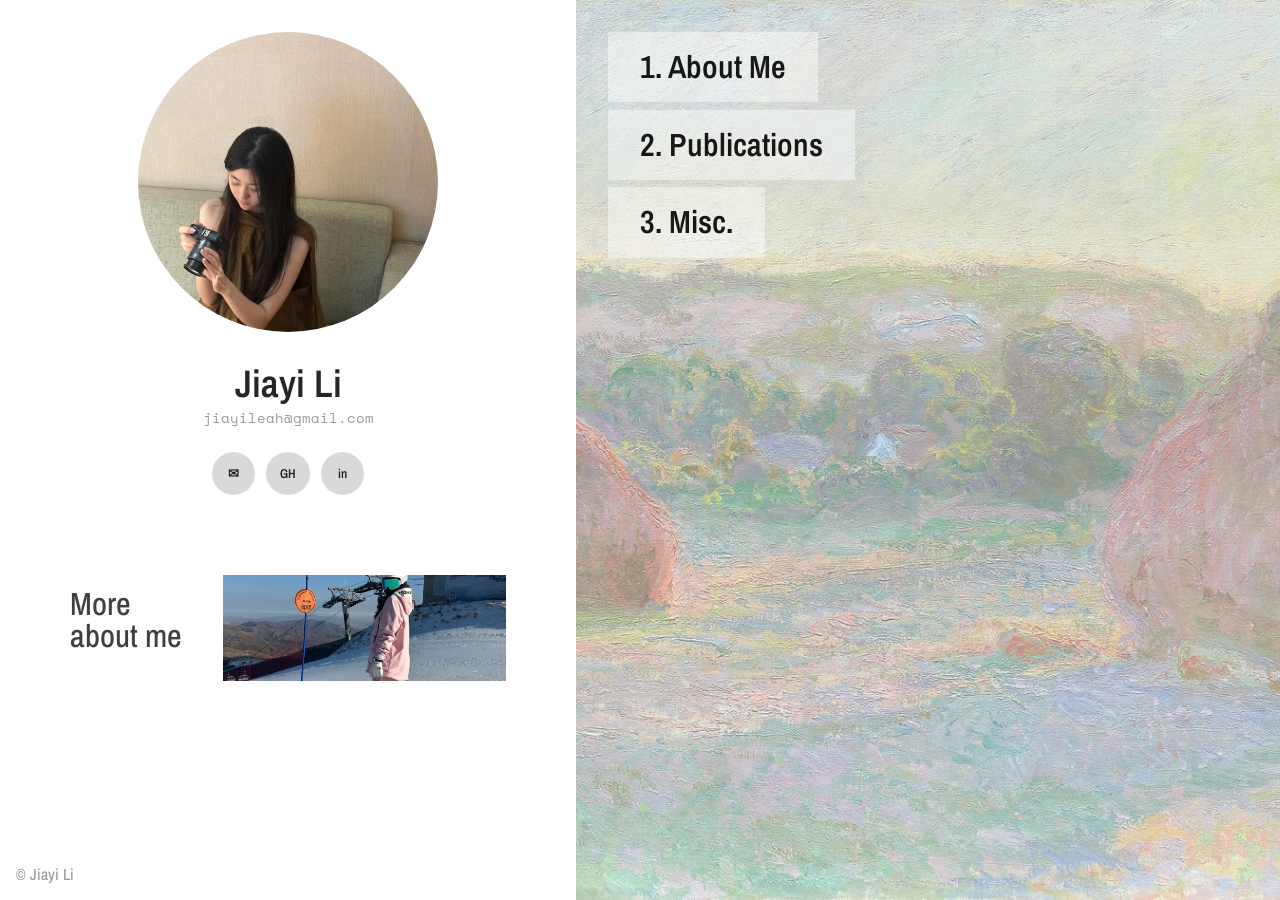
<file: index.html>
<!DOCTYPE html>
<html lang="en">

<head>
  <meta charset="UTF-8" />
  <meta name="viewport" content="width=device-width, initial-scale=1.0" />

  <title>Jiayi Li</title>
  <meta name="description"
    content="Jiayi Li — researcher in Your Research Area." />
  <meta name="author" content="Jiayi Li" />
  <meta name="keywords"
    content="Jiayi Li, Research, University, Computer Science" />

  <link rel="preconnect" href="https://fonts.googleapis.com">
  <link rel="preconnect" href="https://fonts.gstatic.com" crossorigin>
  <link rel="stylesheet" href="https://fonts.googleapis.com/css2?family=Archivo+Narrow:wght@400;500;600;700&family=Space+Mono&display=swap">
  <link rel="stylesheet" href="style.css?v=3" />
  <link rel="icon" type="image/svg+xml" href="data:image/svg+xml,%3Csvg xmlns='http://www.w3.org/2000/svg' viewBox='0 0 32 32'%3E%3Ccircle cx='16' cy='16' r='12' fill='white'/%3E%3C/svg%3E">
  <meta name="theme-color" content="#ffffff">
</head>

<body>
  <a href="#content" class="skip-link">Skip to content</a>
  <!-- Mobile top bar -->
  <div class="mobile-header">
    <a class="mobile-header-name" href="#" data-page="home">Jiayi Li</a>
    <button class="mobile-menu-btn" id="menu-toggle" aria-expanded="false" aria-controls="sidebar">Menu</button>
  </div>

  <div class="container">
    <aside class="sidebar profile-sidebar" id="sidebar">
  <div class="profile-card">
    <a href="#" data-page="home" class="profile-photo-link">
      <img class="profile-photo" src="asset/profile.jpg" alt="Jiayi Li">
    </a>

    <h1 class="profile-name">
      <a href="#" data-page="home">Jiayi Li</a>
    </h1>

    <p class="profile-email">
      <a href="mailto:jiayileah@gmail.com">jiayileah@gmail.com</a>
    </p>

    <div class="profile-socials">
      <a href="mailto:jiayileah@gmail.com" aria-label="Email">✉</a>
      <a href="https://github.com/jiayileah" target="_blank" rel="noopener noreferrer" aria-label="GitHub">GH</a>
      <a href="https://www.linkedin.com/in/jiayi-li-85208b394" target="_blank" rel="noopener noreferrer" aria-label="LinkedIn">in</a>
    </div>

    <nav class="profile-nav">
      <ol class="nav-index">
        <li><a href="#about" data-page="about">About Me</a></li>
        <li><a href="#publications" data-page="publications">Publications</a></li>
        <li><a href="#misc" data-page="misc">Misc.</a></li>
      </ol>
    </nav>

    <div class="more-about-card">
  <div class="more-about-text">
    <h3>More about me</h3>
  </div>

  <div class="more-about-gallery">
    <div class="gallery-stack">
      <div class="gallery-track">
        <div class="gallery-slide">
          <img src="asset/gallery-1.jpg" alt="Jiayi Li gallery image 1">
        </div>
        <div class="gallery-slide">
          <img src="asset/gallery-2.jpg" alt="Jiayi Li gallery image 2">
        </div>
        <div class="gallery-slide">
          <img src="asset/gallery-3.jpg" alt="Jiayi Li gallery image 3">
        </div>
      </div>
    </div>
  </div>
</div>

  <footer class="site-footer site-footer--sidebar">
    <span id="easter-egg" style="cursor: pointer">&copy; Jiayi Li</span>
  </footer>
</aside>

    <main id="content">
      <!-- Content will load here -->
    </main>
  </div>

  <nav class="home-nav-overlay">
  <a href="#about" data-page="about">1. About Me</a>
  <a href="#publications" data-page="publications">2. Publications</a>
  <a href="#misc" data-page="misc">3. Misc.</a>
  </nav>

  <!-- Mobile bottom bar -->
  <div class="mobile-footer">
    <button class="mobile-footer-btn" id="btn-top">Top</button>
    <button class="mobile-footer-btn" id="btn-top-right">Top</button>
  </div>

  <!-- Easter Egg -->
  <div id="easter-egg-overlay" class="easter-egg-overlay">
    <span class="easter-egg-text">your hidden message here</span>
  </div>

  <!-- Lightbox Modal -->
  <div id="image-modal" class="modal" role="dialog" aria-modal="true" aria-label="Image preview" tabindex="-1">
    <img class="modal-content" id="modal-img" alt="">
  </div>

  <script src="script.js"></script>
</body>

</html>
</file>
<file: style.css>
/* style.css — 1:1 Cargo template replica */

/* ─── Font: Inter as Diatype substitute (loaded via <link> in HTML) ─── */

/* ─── Swatch System (Cargo-style opacity hierarchy) ─── */
:root {
  --swatch-1: rgba(0, 0, 0, 0.85);
  --swatch-2: rgba(0, 0, 0, 0.75);
  --swatch-3: rgba(0, 0, 0, 0.6);
  --swatch-4: rgba(0, 0, 0, 0.4);
  --swatch-5: rgba(0, 0, 0, 0.25);
  --swatch-6: rgba(0, 0, 0, 0.15);

  --bg: #ffffff;
  --border: rgba(0, 0, 0, 0.15);
  --highlight: #800020;
}

/* ─── Skip Link ─── */
.skip-link {
  position: absolute;
  top: -100%;
  left: 1rem;
  z-index: 9999;
  padding: 0.5rem 1rem;
  background: var(--swatch-1);
  color: var(--bg);
  font-size: 0.9rem;
  font-weight: 500;
  text-decoration: none;
}

.skip-link:focus {
  top: 0.5rem;
}

/* ─── Focus Indicators ─── */
a:focus-visible,
button:focus-visible,
[tabindex]:focus-visible {
  outline: 2px solid var(--swatch-1);
  outline-offset: 2px;
}

/* ─── Reset ─── */
*, *::before, *::after { box-sizing: border-box; }

body {
  margin: 0;
  width: 100%;
  overflow-x: hidden;
  background-color: var(--bg);
  color: var(--swatch-1);
  font-family: 'Archivo Narrow', 'Helvetica Neue', Helvetica, Arial, sans-serif;
  font-size: 1.1rem;
  font-weight: normal;
  line-height: 1.2;
  -webkit-font-smoothing: antialiased;
  -moz-osx-font-smoothing: grayscale;
}

/* ─── Two-Column Container ─── */
.container {
  display: flex;
  min-height: 100vh;
}

/* ─── Sidebar (Left Panel) ─── */
.sidebar {
  width: 45%;
  max-width: 720px;
  min-width: 280px;
  padding: 1rem;
  position: fixed;
  top: 0;
  left: 0;
  height: 100vh;
  overflow-y: auto;
  flex-shrink: 0;
}

/* Push main content to the right of the fixed sidebar */
main {
  margin-left: 45%;
  padding: 0.5rem 1rem 1rem;
  max-width: 55%;
}

.sidebar-header {
  margin-bottom: 1.8rem;
}

.sidebar h1 {
  font-family: 'Archivo Narrow', 'Helvetica Neue', Helvetica, Arial, sans-serif;
  font-size: 1.1rem;
  font-weight: 500;
  line-height: 1.1;
  margin: 0;
  color: var(--swatch-1);
}

.sidebar h1 a {
  color: var(--swatch-1);
  text-decoration: none;
}

/* ─── Profile Sidebar ─── */

.profile-sidebar {
  padding: 2rem 1.4rem;
}

.profile-card {
  width: 82%;
  max-width: 720px !important;
  margin-left: auto !important;
  margin-right: auto !important;
}

.profile-photo-link {
  display: block;
  width: min(100%, 300px);
  aspect-ratio: 1 / 1;
  margin-bottom: 2rem;
  border-radius: 50%;
  overflow: hidden;
  background: var(--swatch-6);
}

.profile-photo {
  display: block;
  width: 100%;
  height: 100%;
  margin-bottom: 2rem;
  margin-left:0rem;
  object-fit: cover;
}

.sidebar .profile-name {
  margin-bottom: 0.4rem;
}

.sidebar .profile-name a {
  display: inline-block;
  transform: none;
  font-size: 2.4rem;
  font-weight: 600;
  line-height: 1;
  color: var(--swatch-1);
  text-decoration: none;
}

.profile-email {
  margin: 0 0 1.6rem;
  font-family: 'Space Mono', monospace;
  font-size: 0.9rem;
  color: var(--swatch-4);
}

.profile-email a {
  color: var(--swatch-4);
  text-decoration: none;
}

.profile-socials {
  display: flex;
  gap: 0.7rem;
  margin-bottom: 2rem;
  flex-wrap: wrap;
}

.profile-socials a {
  width: 2.7rem;
  height: 2.7rem;
  border-radius: 50%;
  display: inline-flex;
  align-items: center;
  justify-content: center;
  background: var(--swatch-6);
  color: var(--swatch-1);
  font-size: 0.8rem;
  font-weight: 600;
  text-decoration: none;
}

.profile-socials a:hover {
  background: var(--swatch-5);
}

.profile-nav {
  margin-bottom: 2rem;
}


.sidebar-subtitle {
  display: block;
  font-size: 1.1rem;
  font-weight: 400;
  color: var(--swatch-3);
  line-height: 1.1;
}

/* Sidebar info links — stacked, bold, like Cargo's "Information / Email / Instagram" */
.sidebar-info {
  display: flex;
  flex-direction: column;
  align-items: flex-start;
  margin-bottom: 1.2rem;
}

.sidebar-info a {
  color: var(--swatch-1);
  font-weight: 500;
  font-size: 1rem;
  line-height: 1.1;
  text-decoration: none;
}

.sidebar-info a:active {
  opacity: 0.7;
}

/* Navigation — numbered index like Cargo */
.nav-index {
  margin: 0;
  padding: 0 0 0 1em;
  list-style-type: decimal;
}

.nav-index li {
  margin-bottom: 0;
  line-height: 1.1;
  font-size: 2rem;
}

.nav-index a {
  color: var(--swatch-1);
  font-weight: 450;
  font-size: 2rem;
  text-decoration: none;
}

.nav-index a:active {
  opacity: 0.7;
}

.nav-index a.active {
  text-decoration: underline;
  text-underline-offset: 3px;
}

/* ─── Main Content (Right Panel) ─── */
/* main margin-left set above after .sidebar */

/* ─── Typography ─── */
h1, h2, h3 {
  font-family: 'Archivo Narrow', 'Helvetica Neue', Helvetica, Arial, sans-serif;
  font-weight: 480;
  margin-top: 0;
  line-height: 1;
  color: var(--swatch-2);
}

h2, h3 {
  font-size: 2rem;
  margin-bottom: 1rem;
}

h4 {
  font-family: 'Archivo Narrow', 'Helvetica Neue', Helvetica, Arial, sans-serif;
  font-weight: 480;
  margin-top: 0;
  margin-bottom: 0.4rem;
  line-height: 1.2;
  color: var(--swatch-1);
}

h3 + p {
  margin-top: 0.3rem;
  margin-bottom: 0.8rem;
  color: var(--swatch-4);
}

h4 + ul { margin-top: 0; }
h4 + p { margin-top: 0; }

/* ─── Links — Cargo-style (no underline, opacity on active) ─── */
a {
  color: var(--swatch-1);
  text-decoration: none;
}

a:active {
  opacity: 0.7;
}

/* ─── About Page ─── */
.about-section a {
  color: var(--swatch-4);
  text-decoration: none;
}

.about-section a:hover {
  text-decoration: underline;
}

/* Research interests */
.interests-list { margin: 1.5rem 0; }
.interests-list ol { padding-left: 1.2rem; margin: 0; }

.interests-list li {
  margin-bottom: 0.8rem;
  line-height: 1.3;
  color: var(--swatch-3);
}

.interests-list li strong {
  color: var(--swatch-1);
  font-weight: 600;
}

.interest {
  margin-bottom: 0.6rem;
}

.interest > summary {
  list-style: none;
  cursor: pointer;
  display: flex;
  align-items: center;
  gap: 0.6rem;
  padding: 0.15rem 0;
  user-select: none;
}

.interest > summary::-webkit-details-marker { display: none; }

.interest > summary::before {
  content: '▶';
  color: var(--swatch-4);
  font-size: 0.7rem;
  line-height: 1;
  transition: transform 0.2s ease;
  display: inline-block;
}

.interest[open] > summary::before {
  transform: rotate(90deg);
}

.interest:hover > summary strong { color: var(--swatch-2); }

.interest-body {
  padding: 0.4rem 0 0.4rem 1.3rem;
}

.interest-q {
  margin: 0 0 0.5rem 0;
  color: var(--swatch-3);
  font-size: 0.95rem;
  line-height: 1.45;
}

.interest-works {
  list-style: disc;
  padding-left: 1.2rem;
  margin: 0;
  color: var(--swatch-3);
  font-size: 0.95rem;
}

.interest-works li {
  margin-bottom: 0.35rem;
  line-height: 1.45;
}

.interest-works a {
  color: var(--swatch-2);
  text-decoration: underline;
  text-underline-offset: 2px;
  text-decoration-thickness: 1px;
}

.interest-works a:hover { color: var(--highlight); }

.interest-works:empty::before {
  content: '— Coming soon —';
  display: block;
  color: var(--swatch-5);
  font-size: 0.85rem;
  font-style: italic;
  list-style: none;
  margin-left: -1.2rem;
}

/* ─── Publications ─── */
.pub-tabs {
  display: flex;
  gap: 1.5rem;
  margin: 1rem 0 2rem;
}

.pub-tab {
  background: none;
  border: none;
  padding: 0;
  color: var(--swatch-4);
  font-family: inherit;
  font-size: 0.95rem;
  letter-spacing: 0.02em;
  cursor: pointer;
  transition: color 0.15s ease;
}

.pub-tab:hover { color: var(--swatch-2); }

.pub-tab.active {
  color: var(--swatch-1);
  font-weight: 500;
  text-decoration: underline;
  text-underline-offset: 4px;
  text-decoration-thickness: 1px;
}

.year-section {
  display: grid;
  grid-template-columns: 70px 1fr;
  gap: 1.5rem;
  padding: 1.5rem 0;
  border-top: 1px solid var(--border);
}

.year-section:first-of-type { border-top: none; }
.year-section.year-first-visible { border-top: none; }

.year-label {
  font-family: 'Archivo Narrow', 'Helvetica Neue', Helvetica, Arial, sans-serif;
  font-size: 1.1rem;
  color: var(--swatch-4);
  padding-top: 0.2rem;
  line-height: 1;
}

.year-content {
  display: flex;
  flex-direction: column;
  gap: 1.5rem;
}

.publication {
  display: flex;
  justify-content: space-between;
  align-items: flex-start;
  gap: 1.5rem;
  border-bottom: 1px solid var(--border);
  padding-bottom: 1.5rem;
  margin-bottom: 0;
}

.publication:last-child,
.publication.pub-last-visible {
  border-bottom: none;
  padding-bottom: 0;
}

.pub-text { flex: 1; min-width: 0; }

.pub-image {
  max-width: 400px;
  height: auto;
  border-radius: 0;
  filter: grayscale(100%);
  transition: filter 0.3s ease;
  cursor: zoom-in;
}

.pub-image:hover {
  filter: grayscale(0%);
}

.publication h4 {
  margin-top: 0;
  margin-bottom: 0.3rem;
}

.publication h4 + p,
.publication h4 + p + p {
  color: var(--swatch-4);
}

.publication a {
  color: var(--swatch-1);
  text-decoration: none;
  margin-right: 0.8rem;
}

.publication a:hover {
  text-decoration: underline;
}

.publication p {
  line-height: 1.2;
  margin-top: 0.2rem;
  margin-bottom: 0.2rem;
}

.publication, .teaching, .project {
  margin-bottom: 0.8rem;
  padding-bottom: 0.8rem;
}

.publication ul {
  padding-left: 1.2em;
  margin-top: 0.2rem;
  margin-bottom: 0.2rem;
}

.publication ul li { margin-bottom: 0.15rem; }

.teaching, .project { margin-bottom: 1.5rem; }

/* ─── News ─── */
.news-section { margin-top: 2rem; }
.news-section h3 { margin-top: 0; }

.news-list {
  border-top: 1px solid var(--border);
  padding: 0.6rem 0;
  max-height: 220px;
  overflow: auto;
  scrollbar-width: thin;
  scrollbar-color: var(--swatch-5) transparent;
}

.news-list ul {
  margin: 0;
  padding-left: 1.2rem;
  list-style: disc;
}

.news-list li {
  margin-bottom: 0.25rem;
  line-height: 1.4;
  color: var(--swatch-1);
}

.news-list::-webkit-scrollbar { width: 6px; }
.news-list::-webkit-scrollbar-thumb {
  background-color: var(--swatch-5);
  border-radius: 999px;
}

/* ─── Home page ─── */
.inline-cite {
  white-space: nowrap;
  color: var(--swatch-4);
}

.home-figure {
  float: right;
  width: min(77%, 880px);
  margin-left: 1.5rem;
  margin-top: 0rem;
}

.home-figure img {
  display: block;
  width: 100%;
  height: auto;
}

.home-figure figcaption {
  font-size: 0.9rem;
  color: var(--swatch-4);
  margin-top: 0.4rem;
  line-height: 1.2;
  text-align: center;
}

/* Gallery slideshow */
.gallery-stack {
  position: relative;
  width: 100%;
  aspect-ratio: 5 / 16;
  overflow: hidden;
  background: var(--bg);
}

.gallery-track {
  display: flex;
  width: 100%;
  height: 100%;
  transition: transform 0.6s cubic-bezier(0.65, 0, 0.35, 1);
}

.gallery-slide {
  flex: 0 0 100%;
  width: 100%;
  height: 100%;
  display: flex;
  align-items: center;
  justify-content: center;
  overflow: hidden;
}

.gallery-slide img {
  width: 100%;
  height: 100%;
  object-fit: cover;
  cursor: zoom-in;
}

/* ─── Highlight ─── */
.highlight {
  color: var(--highlight);
  font-weight: 600;
}

.highlight a { color: var(--highlight); }

/* ─── Modal / Lightbox ─── */
.modal {
  position: fixed;
  z-index: 2000;
  top: 0; left: 0;
  width: 100%; height: 100%;
  background-color: rgba(0, 0, 0, 0.92);
  display: flex;
  justify-content: center;
  align-items: center;
  cursor: zoom-out;
  opacity: 0;
  pointer-events: none;
  transition: opacity 0.2s ease;
}

.modal.active {
  opacity: 1;
  pointer-events: auto;
}

.modal-content {
  max-width: 90%;
  max-height: 90%;
  object-fit: contain;
  cursor: default;
  transform: scale(0.95);
  transition: transform 0.2s ease;
}

.modal.active .modal-content {
  transform: scale(1);
}

.modal-close {
  position: absolute;
  top: 1rem;
  right: 1rem;
  z-index: 1;
  padding: 0.35rem 0.7rem;
  background: rgba(255, 255, 255, 0.92);
  border: 1px solid rgba(255, 255, 255, 0.92);
  color: var(--swatch-1);
  font-family: inherit;
  font-size: 0.95rem;
  line-height: 1;
  cursor: pointer;
}

.modal-close:hover,
.modal-close:focus-visible {
  background: var(--bg);
}

/* ─── Easter Egg ─── */
.easter-egg-overlay {
  position: fixed;
  inset: 0;
  z-index: 9999;
  background: var(--bg);
  display: flex;
  align-items: center;
  justify-content: center;
  opacity: 0;
  pointer-events: none;
  transition: opacity 0.4s ease;
  cursor: pointer;
}

.easter-egg-overlay.active {
  opacity: 1;
  pointer-events: auto;
}

.easter-egg-text {
  font-size: 1.1rem;
  font-weight: 400;
  color: var(--swatch-4);
  letter-spacing: 0.05em;
}

/* ─── Footer ─── */
.site-footer {
  padding: 1rem;
  color: var(--swatch-4);
  font-size: 1rem;
  font-weight: 450;
  line-height: 1.2;
}

/* Sidebar footer pinned to bottom */
.site-footer--sidebar {
  position: absolute;
  bottom: 0;
  left: 0;
}

/* ─── Page Transitions ─── */
@keyframes fadeInUp {
  from { opacity: 0; transform: translateY(15px); }
  to { opacity: 1; transform: translateY(0); }
}

.fading-out {
  opacity: 0;
  transition: opacity 0.15s ease;
  will-change: opacity;
}

.fading-in > * {
  opacity: 0;
  animation: fadeInUp 0.4s cubic-bezier(0.2, 1, 0.3, 1) forwards;
}

.fading-in > *:nth-child(1) { animation-delay: 0.03s; }
.fading-in > *:nth-child(2) { animation-delay: 0.06s; }
.fading-in > *:nth-child(3) { animation-delay: 0.09s; }
.fading-in > *:nth-child(4) { animation-delay: 0.12s; }
.fading-in > *:nth-child(5) { animation-delay: 0.15s; }
.fading-in > *:nth-child(6) { animation-delay: 0.18s; }
.fading-in > *:nth-child(7) { animation-delay: 0.21s; }
.fading-in > *:nth-child(8) { animation-delay: 0.24s; }

/* ─── Scroll Reveal (Cargo scale-in) ─── */
.scroll-reveal {
  opacity: 0;
  transform: scale(0.875);
  transform-origin: 50% 0%;
  transition: opacity 0.5s ease, transform 0.5s ease;
}

.scroll-reveal.revealed {
  opacity: 1;
  transform: scale(1);
}

/* ─── Reduced Motion ─── */
@media (prefers-reduced-motion: reduce) {
  *, *::before, *::after {
    transition: none !important;
    animation: none !important;
  }
  .scroll-reveal { opacity: 1; transform: none; }
}

/* ─── Mobile Header & Menu ─── */
.mobile-header {
  display: none;
}

/* ─── Mobile Footer (hidden on desktop) ─── */
.mobile-footer {
  display: none;
}

/* ─── Mobile ─── */
@media (max-width: 768px) {
  /* Fixed top bar */
  .mobile-header {
    display: flex;
    justify-content: space-between;
    align-items: center;
    position: fixed;
    top: 0;
    left: 0;
    right: 0;
    z-index: 400;
    padding: 0.1rem 1rem 0.4rem;
    background: var(--bg);
  }

  .mobile-header::after {
    content: '';
    position: absolute;
    bottom: 0;
    left: 1rem;
    right: 1rem;
    height: 1px;
    background: var(--swatch-1);
  }

  .mobile-header-name {
    font-size: 1.2rem;
    font-weight: 500;
    color: var(--swatch-1);
    text-decoration: none;
  }

  .mobile-menu-btn {
    font-family: inherit;
    font-size: 1.2rem;
    font-weight: 450;
    color: var(--swatch-1);
    background: none;
    border: none;
    cursor: pointer;
    padding: 0.5rem 0;
    min-height: 44px;
    min-width: 44px;
    display: flex;
    align-items: center;
    justify-content: flex-end;
  }

  .mobile-menu-btn:active {
    opacity: 0.7;
  }

  /* Increase touch targets for sidebar links */
  .sidebar-info a {
    padding: 0.35rem 0;
    display: block;
  }

  .nav-index li {
    line-height: 1.4;
  }

  .nav-index a {
    padding: 0.3rem 0;
    display: inline-block;
  }

  /* Sidebar becomes fullscreen overlay */
  .sidebar {
    position: fixed;
    top: 0;
    left: 0;
    right: 0;
    bottom: 0;
    width: 100%;
    max-width: none;
    min-width: auto;
    height: 100vh;
    z-index: 300;
    padding: 3.8rem 1rem 1rem;
    background: var(--bg);
    overflow-y: auto;
    transform: translateY(-100%);
    transition: transform 0.3s ease;
  }

  .sidebar.menu-open {
    transform: translateY(0);
  }

  body:has(.sidebar.menu-open) .mobile-header-name {
    visibility: hidden;
  }

  .site-footer--sidebar {
    display: none;
  }

  .container {
    flex-direction: column;
  }

  main {
    margin-left: 0;
    padding: 1rem;
    padding-top: 3.8rem;
    max-width: 100%;
  }

  h2, h3 { font-size: 1.5rem; }

  .pub-tabs {
    gap: 1.2rem;
    margin: 0.5rem 0 1.5rem;
  }

  .pub-tab { font-size: 0.9rem; }

  .year-section {
    display: flex;
    flex-direction: column;
    margin-bottom: 1.5rem;
  }

  .year-label {
    margin-bottom: 0.5rem;
    opacity: 0.5;
  }

  .publication {
    flex-direction: column;
    gap: 0.8rem;
  }

  .pub-image {
    max-width: 100%;
    align-self: center;
  }

  .publication a {
    display: inline-block;
    padding: 0.25rem 0;
  }

  .home-figure {
    float: none;
    width: 82%;
    max-width: 350px;
    margin: 0 auto 1rem;
  }

  .gallery-slide img {
    transform: scale(1.02);
    transform-origin: center center;
  }

  .gallery-track .gallery-slide:nth-child(2) img {
    max-height: 92%;
    max-width: 92%;
  }

  img {
    max-width: 100%;
    height: auto;
  }

  body {
    padding-left: env(safe-area-inset-left);
    padding-right: env(safe-area-inset-right);
  }

  main {
    padding-bottom: 4rem;
  }

  /* Fixed bottom bar */
  .mobile-footer {
    display: flex;
    justify-content: space-between;
    align-items: center;
    position: fixed;
    bottom: 0;
    left: 0;
    right: 0;
    z-index: 200;
    padding: 0.2rem 1rem;
    padding-bottom: calc(0.2rem + env(safe-area-inset-bottom));
    background: var(--bg);
  }

  body.page-home .mobile-footer { display: none; }

  .mobile-footer::before {
    content: '';
    position: absolute;
    top: 0;
    left: 1rem;
    right: 1rem;
    height: 1px;
    background: var(--swatch-1);
  }

  .mobile-footer-btn {
    font-family: inherit;
    font-size: 1.2rem;
    font-weight: 450;
    color: var(--swatch-1);
    background: none;
    border: none;
    cursor: pointer;
    padding: 0.15rem 0;
    min-height: 36px;
    display: flex;
    align-items: center;
  }

  .mobile-footer-btn:active {
    opacity: 0.7;
  }
}

/* Center profile text under avatar */

.profile-sidebar .profile-photo-link {
  margin-left: auto !important;
  margin-right: auto !important;
}

.profile-sidebar .profile-name {
  width: min(100%, 300px) !important;
  margin-left: auto !important;
  margin-right: auto !important;
  text-align: center !important;
}

.profile-sidebar .profile-email {
  width: min(100%, 300px) !important;
  margin-left: auto !important;
  margin-right: auto !important;
  text-align: center !important;
}

.profile-sidebar .profile-socials {
  width: min(100%, 300px) !important;
  margin-left: auto !important;
  margin-right: auto !important;
  justify-content: center !important;
}

/* ─── More About Me Card ─── */

.profile-card {
  width: 82%;
  max-width: 720px !important;
  margin-left: auto !important;
  margin-right: auto !important;
}

.more-about-card {
  width: 100%;
  margin-top: 5rem;
  border: none;
  border-radius: 0;
  padding: 0;
  display: grid;
  grid-template-columns: 0.8fr 1.7fr;
  gap: 1.2rem;
  align-items: center;
}

.more-about-gallery .gallery-stack {
  width: 100%;
  aspect-ratio: 16 / 6;
  border-radius: 0;
  overflow: hidden;
  background: var(--swatch-6);
}

.more-about-gallery .gallery-slide img {
  width: 100%;
  height: 100%;
  object-fit: cover;
  border-radius: 0;
}

/* Adjust each More about me gallery image separately */

/* 第 1 张图 */
.more-about-gallery .gallery-slide:nth-child(1) img {
  object-position: 50% 45%;
}

/* 第 2 张图 */
.more-about-gallery .gallery-slide:nth-child(2) img {
  object-position: 50% 90%;
}

/* 第 3 张图 */
.more-about-gallery .gallery-slide:nth-child(3) img {
  object-position: 50% 55%;
}

/* Make all More about me gallery images fill the frame */

.more-about-gallery .gallery-slide img {
  width: 100% !important;
  height: 100% !important;
  max-width: none !important;
  max-height: none !important;
  object-fit: cover !important;
  border-radius: 0 !important;
}

.experience-section h3 {
  margin-bottom: 1rem;
}

.experience-list {
  margin: 0;
  padding: 0;
}

.experience-item {
  margin-bottom: 1rem;
}

.experience-date,
.experience-role {
  margin: 0;
  padding: 0;
  line-height: 1.25;
}

.experience-date {
  color: var(--swatch-1);
  font-weight: 400;
}

.experience-role {
  color: var(--swatch-1);
}

.experience-role strong {
  font-weight: 700;
}


/* ─── Honors & Services ─── */

.honors-services {
  margin-top: 0.6rem;
}

.honors-row {
  margin-bottom: 0.6rem;
  line-height: 1.3;
}

.honors-row strong {
  font-weight: 700;
}

.awards-list {
  margin-top: 0.25rem;
  padding-left: 0;
}

.award-item {
  display: block;
  margin: 0 0 0.25rem 0;
  padding: 0;
  line-height: 1.3;
  text-align: left;
}

/* ─── Force Home gallery to fill the right side without top/bottom gaps ─── */

@media (min-width: 769px) {
  main:has(.home-figure) {
    position: fixed !important;
    top: 0 !important;
    right: 0 !important;
    bottom: 0 !important;
    left: 45% !important;

    width: 55% !important;
    max-width: none !important;
    height: 100vh !important;

    margin: 0 !important;
    padding: 0 !important;
    overflow: hidden !important;
  }

  main:has(.home-figure) .home-figure {
    float: none !important;
    width: 100% !important;
    height: 100vh !important;
    max-width: none !important;

    margin: 0 !important;
    padding: 0 !important;
  }

  main:has(.home-figure) .gallery-stack,
  main:has(.home-figure) .gallery-track,
  main:has(.home-figure) .gallery-slide {
    width: 100% !important;
    height: 100% !important;
    aspect-ratio: auto !important;

    margin: 0 !important;
    padding: 0 !important;
  }

  main:has(.home-figure) .gallery-slide img,
  main:has(.home-figure) .gallery-track .gallery-slide:nth-child(2) img {
    display: block !important;

    width: 100% !important;
    height: 100% !important;
    max-width: none !important;
    max-height: none !important;

    object-fit: cover !important;
    object-position: center center !important;

    margin: 0 !important;
    padding: 0 !important;
    transform: none !important;
    opacity: 0.62 !important;
  }
}

/* ─── Move non-Home pages slightly downward ─── */

@media (min-width: 769px) {
  main:not(:has(.home-figure)) {
    padding-top: 2.2rem !important;
    padding-bottom: 1rem !important;
  }
}

/* ─── Home page right-side overlay navigation ─── */

.home-nav-overlay {
  display: none;
}

@media (min-width: 769px) {
  body:has(main .home-figure) .home-nav-overlay {
  display: flex !important;
  flex-direction: column !important;
  position: fixed !important;

  top: 2rem !important;
  left: calc(45% + 2rem) !important;
  right: auto !important;

  z-index: 2147483647 !important;

  gap: 0.45rem !important;
  align-items: flex-start !important;

  margin: 0 !important;
  padding: 0 !important;
  pointer-events: auto !important;
}

  body:has(main .home-figure) .home-nav-overlay a {
    display: inline-block !important;
    font-size: 2rem !important;
    font-weight: 600 !important;
    color: rgba(0, 0, 0, 0.9) !important;
    background: rgba(255, 255, 255, 0.45) !important;
    padding: 1rem 2rem !important;
    text-decoration: none !important;
    white-space: nowrap !important;
  }

  body:has(main .home-figure) .home-nav-overlay a:hover {
    text-decoration: underline !important;
    text-underline-offset: 4px !important;
  }
}

@media (min-width: 769px) {
  body:has(main .home-figure) .profile-sidebar .profile-nav {
    display: none !important;
  }
}

/* ─── Sidebar navigation: numbered vertical layout ─── */

.profile-sidebar .profile-nav {
  width: min(100%, 300px) !important;
  margin: 2rem auto -2rem auto !important;
}

.profile-sidebar .nav-index {
  display: block !important;
  list-style-type: decimal !important;
  list-style-position: outside !important;
  margin: 0 !important;
  padding-left: 0rem !important;
}

.profile-sidebar .nav-index li {
  display: list-item !important;
  margin: 0 0 0.25rem 0 !important;
  padding: 0 !important;
  line-height: 1.2 !important;
}

.profile-sidebar .nav-index a {
  font-size: 1.2rem !important;
  font-weight: 450 !important;
  white-space: nowrap !important;
  text-decoration: none !important;
}

.profile-sidebar .nav-index {
  display: block !important;
  list-style-type: decimal !important;
  list-style-position: outside !important;
  margin: 0 !important;
  padding-left: 0rem !important;
}

.profile-sidebar .nav-index li {
  display: list-item !important;
  font-size: 1.2rem !important;
  line-height: 1.2 !important;
  margin: 0 0 0.15rem 0 !important;
}

.profile-sidebar .nav-index li::marker {
  font-size: 1.2rem !important;
}

.profile-sidebar .nav-index a {
  font-size: 1.2rem !important;
  font-weight: 450 !important;
  white-space: nowrap !important;
}

.profile-top-block {
  width: min(100%, 300px);
  margin-left: auto;
  margin-right: auto;
}

/* ─── Center top profile block ─── */

.profile-top-block {
  width: min(100%, 300px) !important;
  margin-left: auto !important;
  margin-right: auto !important;
  text-align: center !important;
}

.profile-top-block .profile-photo-link,
.profile-top-block .profile-name,
.profile-top-block .profile-email,
.profile-top-block .profile-socials {
  width: 100% !important;
  margin-left: auto !important;
  margin-right: auto !important;
}

.profile-top-block .profile-name {
  margin-top: 0 !important;
  margin-bottom: 0.4rem !important;
  text-align: center !important;
}

.profile-top-block .profile-name a {
  display: inline-block !important;
  transform: none !important;
}

.profile-top-block .profile-email {
  text-align: center !important;
  margin-top: 0 !important;
  margin-bottom: 1.6rem !important;
}

.profile-top-block .profile-socials {
  justify-content: center !important;
}

/* ─── Force profile name to center ─── */

.profile-top-block .profile-name {
  width: 100% !important;
  margin-left: auto !important;
  margin-right: auto !important;
  text-align: center !important;
}

.profile-top-block .profile-name a {
  display: inline-block !important;
  transform: none !important;
  margin-left: 0 !important;
  margin-right: 0 !important;
  text-align: center !important;
}
</file>
